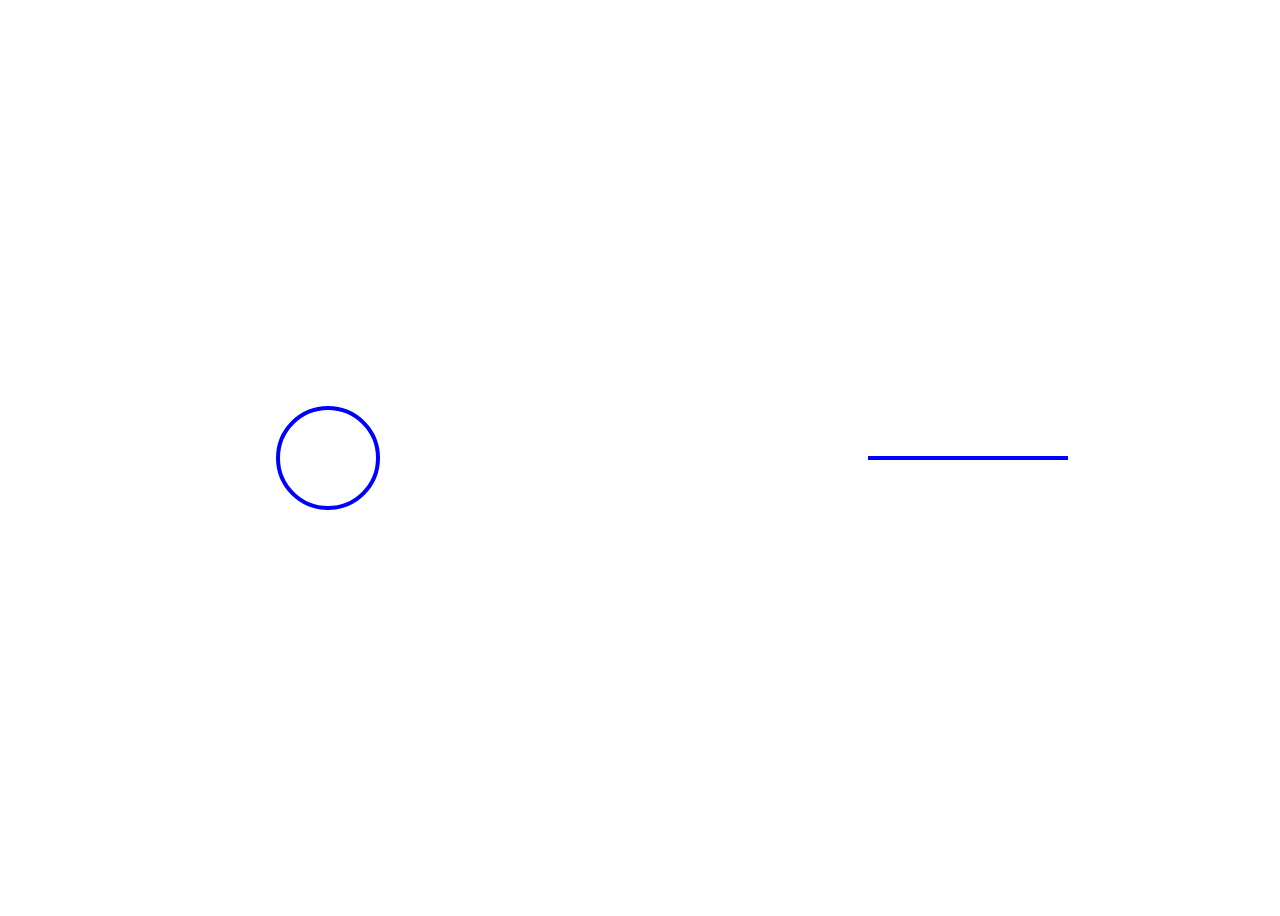
<file: Circular and horizontal progress bar/index.html>
<!DOCTYPE html>
<html lang="en">
<head>
    <meta charset="UTF-8">
    <meta name="viewport" content="width=device-width, initial-scale=1.0">
    <title>loader</title>
    <link rel="stylesheet" href="style.css">
</head>
<body>
    <div class="wrap rotate">
        <svg >
            <circle class="circul" r="50" cx="100" cy="100" fill="none" stroke="blue" stroke-width="4"></circle>
        </svg>
    </div>
    <div class="wrap line">
        <svg >
            <line class="sidhi-line" x1="0" y1="100" x2="200" y2="100" stroke="blue" stroke-width="4"></line>
        </svg>
    </div>
</body>
</html>
</file>
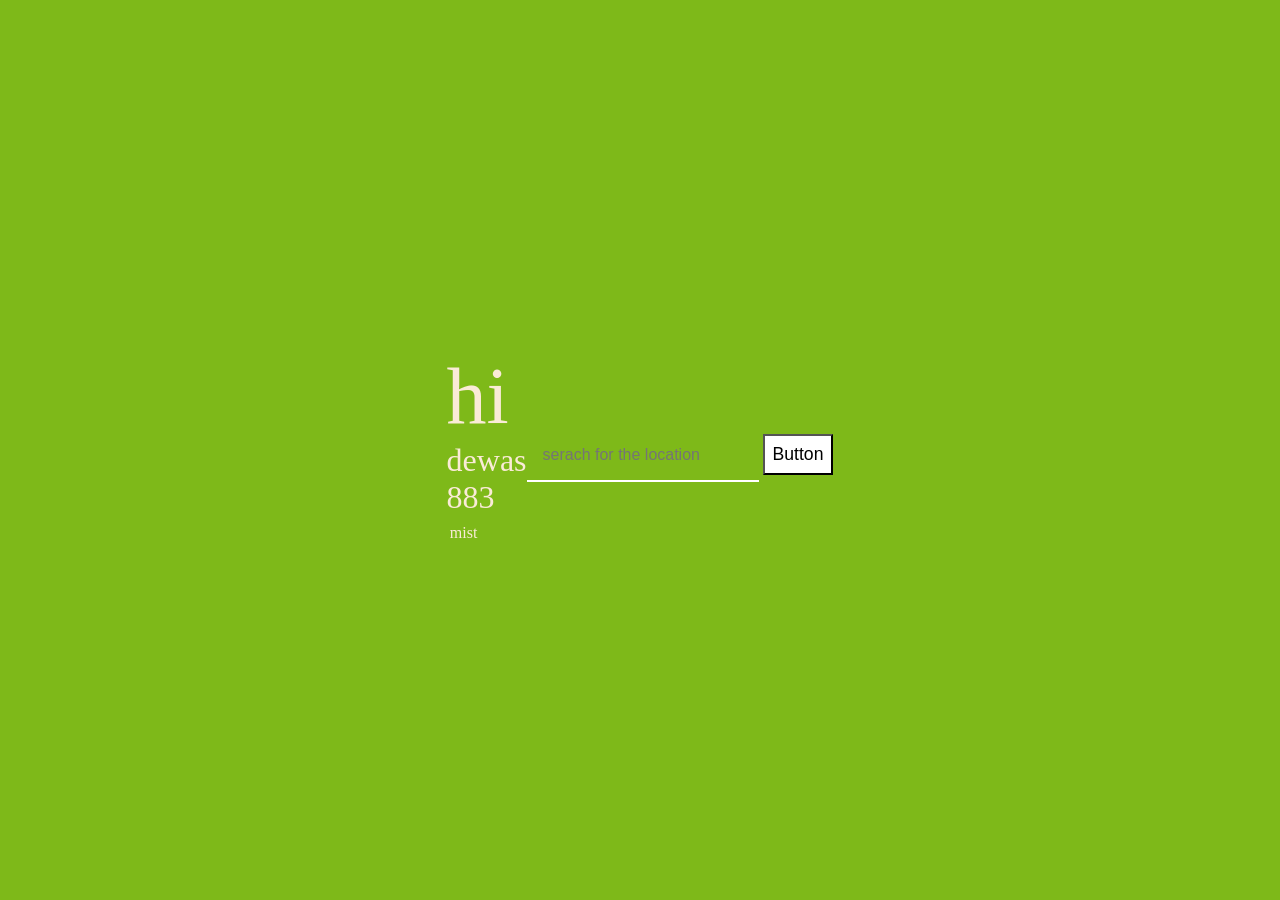
<file: Weather app/index.html>
<!DOCTYPE html>
<html lang="en">
<head>
    <meta charset="UTF-8">
    <meta name="viewport" content="width=device-width, initial-scale=1.0">
    <title>Weather app</title>
    <link rel="stylesheet" href="style.css">
</head>
<body>
     <!-- <nav>
        <form >
            <input type="text" placeholder="serach for the location" class="serach_area"/>
            <button type="submit" class="serach_button">Button</button>
        </form>
    </nav>
     -->
    <div class="container">
    
        <div class="weather_container">
            <div class="temp">
                <p>hi</p>
            </div>
            <div class="time_location">
                <p>dewas</p>
                <span>883</span>
            </div>
            <div class="condition">
                
                <p>mist</p>
            </div>

        </div>
        <nav>
        <form >
            <input type="text" placeholder="serach for the location" class="serach_area"/>
            <button type="submit" class="serach_button">Button</button>
        </form>
    </nav>

    </div>
    

</body>
<script src="script.js"></script>
</html>
</file>
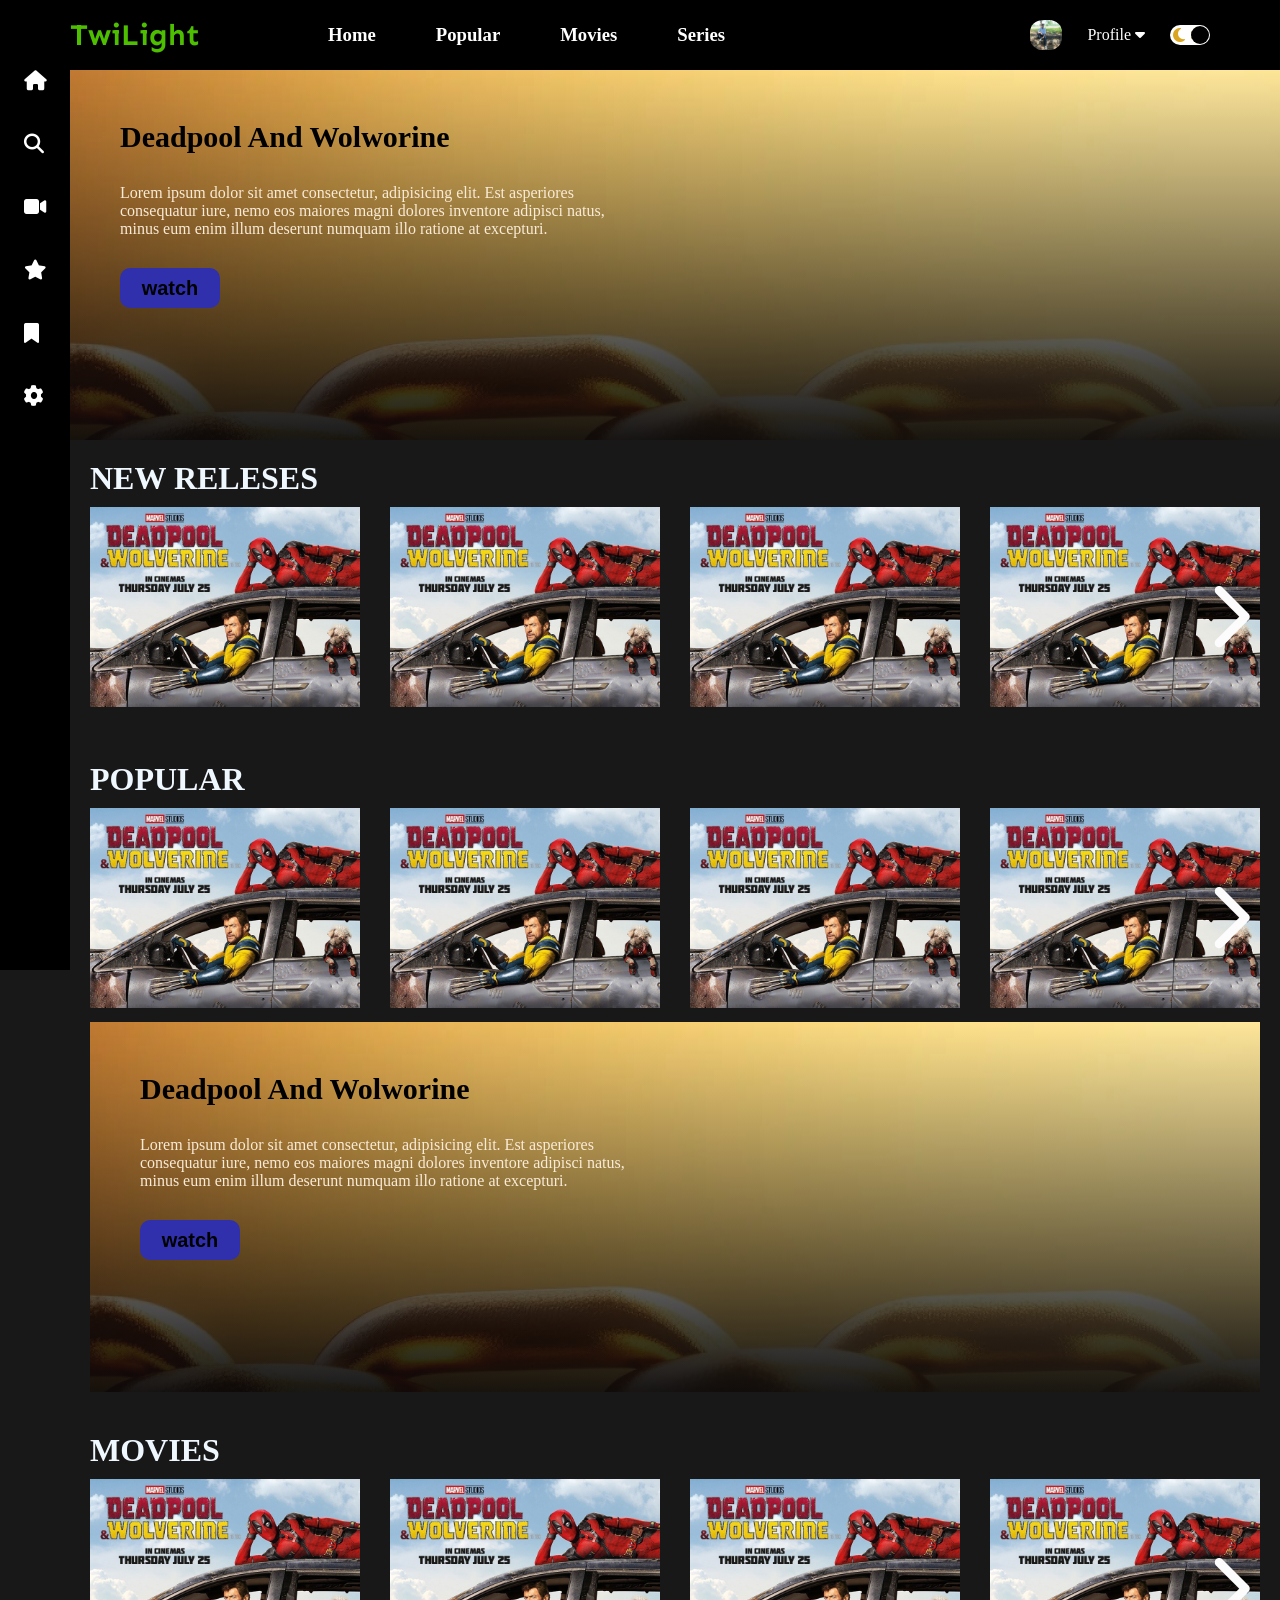
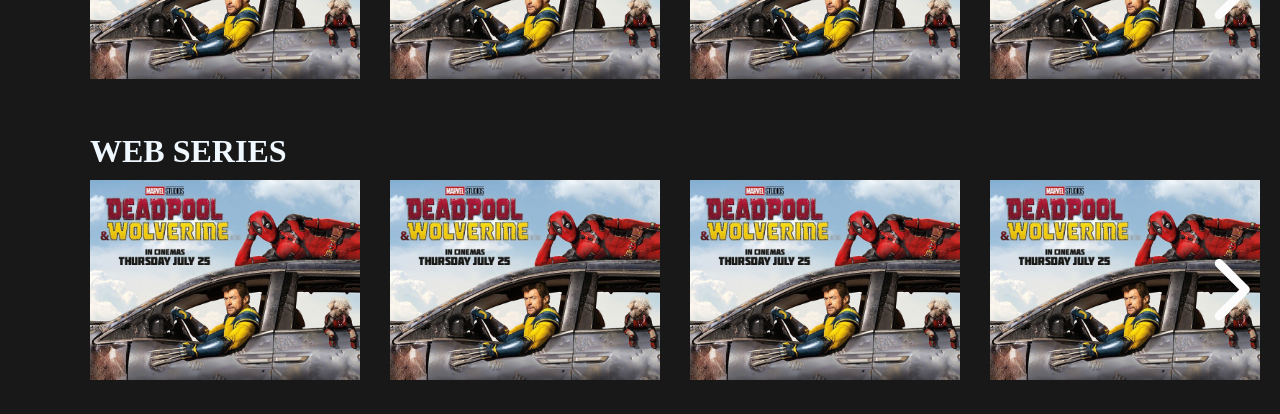
<file: twilight project/raj.html>
<!DOCTYPE html>
<html lang="en">

<head>
  <meta charset="UTF-8">
  <meta name="viewport" content="width=device-width, initial-scale=1.0">
  <title>BM movies</title>
  <link rel="stylesheet" href="raj2.css">
  <link rel="stylesheet" href="https://cdnjs.cloudflare.com/ajax/libs/font-awesome/6.6.0/css/all.min.css">
  <link rel="preconnect" href="https://fonts.googleapis.com">
  <link rel="preconnect" href="https://fonts.gstatic.com" crossorigin>
  <link href="https://fonts.googleapis.com/css2?family=Sen:wght@400..800&display=swap" rel="stylesheet">
</head>

<body>
  <header>
    <div class="navbar">
      <div class="navbar-container">
        <div class="logo-container">
          <h1 class="logo">TwiLight</h1>
        </div>
        <div class="manu-container">
          <ul class="manu-list">
            <li class="manu-list-item active">
              <h3>Home</h3>
            </li>
            <li class="manu-list-item">
              <h3>Popular</h3>
            </li>
            <li class="manu-list-item">
              <h3>Movies</h3>
            </li>
            <li class="manu-list-item">
              <h3>Series</h3>
            </li>
          </ul>
        </div>
        <div class="profile-container">
          <img class="profile-photo" src="img/raj.jpg" alt="raj">
          <div class="profile-text-container">
            <span class="profile-text">Profile</span>
            <i class="fa-solid fa-caret-down"></i>
          </div>
          <div class="toggle">
            <i class="fa-solid fa-moon toggle-logo"></i>
            <i class="fa-solid fa-sun toggle-logo"></i>
            <div class="toggle-ball"></div>
          </div>
        </div>
      </div>
    </div>
  </header>
  <aside>
    <div class="sidebar">
      <ul class="icons">
        <li class="icons-logo">
          <i class="fa-solid fa-house"></i>
        </li>
        <li class="icons-logo">
          <i class="fa-solid fa-magnifying-glass"></i>
        </li>
        <li class="icons-logo">
          <i class="fa-solid fa-video"></i>
        </li>
        <li class="icons-logo">
          <i class="fa-solid fa-star"></i>
        </li>
        <li class="icons-logo">
          <i class="fa-solid fa-bookmark"></i>
        </li>
        <li class="icons-logo">
          <i class="fa-solid fa-gear"></i>
        </li>
      </ul>
    </div>
  </aside>
  <main>
    <div class="container">
      <div class="content-container">
        <div class="popular-movies"
          style="background: linear-gradient(to bottom,rgba(141, 120, 120, 0),  rgba(10, 9, 9, 0.936)), url( img/backgraundimg2.webp);">
          <h2 class="popular-movies-title">Deadpool And Wolworine</h2>
          <p class="popular-movies-disc">Lorem ipsum dolor sit amet consectetur, adipisicing elit. Est asperiores
            consequatur iure, nemo eos maiores magni dolores inventore adipisci natus, minus eum enim illum deserunt
            numquam illo ratione at excepturi.</p>
          <button class="popular-movies-button">watch</button>
        </div>
        <div class="movies-list-container">
          <h1 class="movies-list-title">NEW RELESES</h1>
          <div class="movies-list-wrapper">
            <div class="movies-list">
              <div class="movies-list-items">
                <img class="movies-list-items-img" src="img/deadpool.jpg" alt="deadpool">
                <span class="movies-list-items-title">deadpool</span>
                <p class="movies-list-items-disc">Lorem ipsum dolor sit amet consectetur adipisicing elit. Nobis deleniti a, fuga similique sequi nemo.</p>
                <button class="movies-list-items-button">WATCH</button>
              </div>
              <div class="movies-list-items">
                <img class="movies-list-items-img" src="img/deadpool.jpg" alt="deadpool">
                <span class="movies-list-items-title">deadpool</span>
                <p class="movies-list-items-disc">Lorem ipsum dolor sit amet consectetur adipisicing elit. Nobis deleniti a, fuga similique sequi nemo.</p>
                <button class="movies-list-items-button">WATCH</button>
              </div>
              <div class="movies-list-items">
                <img class="movies-list-items-img" src="img/deadpool.jpg" alt="deadpool">
                <span class="movies-list-items-title">deadpool</span>
                <p class="movies-list-items-disc">Lorem ipsum dolor sit amet consectetur adipisicing elit. Nobis deleniti a, fuga similique sequi nemo.</p>
                <button class="movies-list-items-button">WATCH</button>
              </div>
              <div class="movies-list-items">
                <img class="movies-list-items-img" src="img/deadpool.jpg" alt="deadpool">
                <span class="movies-list-items-title">deadpool</span>
                <p class="movies-list-items-disc">Lorem ipsum dolor sit amet consectetur adipisicing elit. Nobis deleniti a, fuga similique sequi nemo.</p>
                <button class="movies-list-items-button">WATCH</button>
              </div>
              <div class="movies-list-items">
                <img class="movies-list-items-img" src="img/deadpool.jpg" alt="deadpool">
                <span class="movies-list-items-title">deadpool</span>
                <p class="movies-list-items-disc">Lorem ipsum dolor sit amet consectetur adipisicing elit. Nobis deleniti a, fuga similique sequi nemo.</p>
                <button class="movies-list-items-button">WATCH</button>
              </div>
              <div class="movies-list-items">
                <img class="movies-list-items-img" src="img/deadpool.jpg" alt="deadpool">
                <span class="movies-list-items-title">deadpool</span>
                <p class="movies-list-items-disc">Lorem ipsum dolor sit amet consectetur adipisicing elit. Nobis deleniti a, fuga similique sequi nemo.</p>
                <button class="movies-list-items-button">WATCH</button>
              </div>
              <div class="movies-list-items">
                <img class="movies-list-items-img" src="img/deadpool.jpg" alt="deadpool">
                <span class="movies-list-items-title">deadpool</span>
                <p class="movies-list-items-disc">Lorem ipsum dolor sit amet consectetur adipisicing elit. Nobis deleniti a, fuga similique sequi nemo.</p>
                <button class="movies-list-items-button">WATCH</button>
              </div>
            </div>
            <i class="fa-solid fa-chevron-right wrapper"></i>
          </div>
        </div>
        <div class="movies-list-container">
          <h1 class="movies-list-title">POPULAR</h1>
          <div class="movies-list-wrapper">
            <div class="movies-list">
              <div class="movies-list-items">
                <img class="movies-list-items-img" src="img/deadpool.jpg" alt="deadpool">
                <span class="movies-list-items-title">deadpool</span>
                <p class="movies-list-items-disc">Lorem ipsum dolor sit amet consectetur adipisicing elit. Nobis deleniti a, fuga similique sequi nemo.</p>
                <button class="movies-list-items-button">WATCH</button>
              </div>
              <div class="movies-list-items">
                <img class="movies-list-items-img" src="img/deadpool.jpg" alt="deadpool">
                <span class="movies-list-items-title">deadpool</span>
                <p class="movies-list-items-disc">Lorem ipsum dolor sit amet consectetur adipisicing elit. Nobis deleniti a, fuga similique sequi nemo.</p>
                <button class="movies-list-items-button">WATCH</button>
              </div>
              <div class="movies-list-items">
                <img class="movies-list-items-img" src="img/deadpool.jpg" alt="deadpool">
                <span class="movies-list-items-title">deadpool</span>
                <p class="movies-list-items-disc">Lorem ipsum dolor sit amet consectetur adipisicing elit. Nobis deleniti a, fuga similique sequi nemo.</p>
                <button class="movies-list-items-button">WATCH</button>
              </div>
              <div class="movies-list-items">
                <img class="movies-list-items-img" src="img/deadpool.jpg" alt="deadpool">
                <span class="movies-list-items-title">deadpool</span>
                <p class="movies-list-items-disc">Lorem ipsum dolor sit amet consectetur adipisicing elit. Nobis deleniti a, fuga similique sequi nemo.</p>
                <button class="movies-list-items-button">WATCH</button>
              </div>
              <div class="movies-list-items">
                <img class="movies-list-items-img" src="img/deadpool.jpg" alt="deadpool">
                <span class="movies-list-items-title">deadpool</span>
                <p class="movies-list-items-disc">Lorem ipsum dolor sit amet consectetur adipisicing elit. Nobis deleniti a, fuga similique sequi nemo.</p>
                <button class="movies-list-items-button">WATCH</button>
              </div>
              <div class="movies-list-items">
                <img class="movies-list-items-img" src="img/deadpool.jpg" alt="deadpool">
                <span class="movies-list-items-title">deadpool</span>
                <p class="movies-list-items-disc">Lorem ipsum dolor sit amet consectetur adipisicing elit. Nobis deleniti a, fuga similique sequi nemo.</p>
                <button class="movies-list-items-button">WATCH</button>
              </div>
              <div class="movies-list-items">
                <img class="movies-list-items-img" src="img/deadpool.jpg" alt="deadpool">
                <span class="movies-list-items-title">deadpool</span>
                <p class="movies-list-items-disc">Lorem ipsum dolor sit amet consectetur adipisicing elit. Nobis deleniti a, fuga similique sequi nemo.</p>
                <button class="movies-list-items-button">WATCH</button>
              </div>
            </div>
            <i class="fa-solid fa-chevron-right wrapper"></i>
          </div>
          <div class="popular-movies"
          style="background: linear-gradient(to bottom,rgba(141, 120, 120, 0),  rgba(10, 9, 9, 0.936)), url( img/backgraundimg2.webp);">
          <h2 class="popular-movies-title">Deadpool And Wolworine</h2>
          <p class="popular-movies-disc">Lorem ipsum dolor sit amet consectetur, adipisicing elit. Est asperiores
            consequatur iure, nemo eos maiores magni dolores inventore adipisci natus, minus eum enim illum deserunt
            numquam illo ratione at excepturi.</p>
          <button class="popular-movies-button">watch</button>
        </div>
        </div>
        <div class="movies-list-container">
          <h1 class="movies-list-title">MOVIES</h1>
          <div class="movies-list-wrapper">
            <div class="movies-list">
              <div class="movies-list-items">
                <img class="movies-list-items-img" src="img/deadpool.jpg" alt="deadpool">
                <span class="movies-list-items-title">deadpool</span>
                <p class="movies-list-items-disc">Lorem ipsum dolor sit amet consectetur adipisicing elit. Nobis deleniti a, fuga similique sequi nemo.</p>
                <button class="movies-list-items-button">WATCH</button>
              </div>
              <div class="movies-list-items">
                <img class="movies-list-items-img" src="img/deadpool.jpg" alt="deadpool">
                <span class="movies-list-items-title">deadpool</span>
                <p class="movies-list-items-disc">Lorem ipsum dolor sit amet consectetur adipisicing elit. Nobis deleniti a, fuga similique sequi nemo.</p>
                <button class="movies-list-items-button">WATCH</button>
              </div>
              <div class="movies-list-items">
                <img class="movies-list-items-img" src="img/deadpool.jpg" alt="deadpool">
                <span class="movies-list-items-title">deadpool</span>
                <p class="movies-list-items-disc">Lorem ipsum dolor sit amet consectetur adipisicing elit. Nobis deleniti a, fuga similique sequi nemo.</p>
                <button class="movies-list-items-button">WATCH</button>
              </div>
              <div class="movies-list-items">
                <img class="movies-list-items-img" src="img/deadpool.jpg" alt="deadpool">
                <span class="movies-list-items-title">deadpool</span>
                <p class="movies-list-items-disc">Lorem ipsum dolor sit amet consectetur adipisicing elit. Nobis deleniti a, fuga similique sequi nemo.</p>
                <button class="movies-list-items-button">WATCH</button>
              </div>
              <div class="movies-list-items">
                <img class="movies-list-items-img" src="img/deadpool.jpg" alt="deadpool">
                <span class="movies-list-items-title">deadpool</span>
                <p class="movies-list-items-disc">Lorem ipsum dolor sit amet consectetur adipisicing elit. Nobis deleniti a, fuga similique sequi nemo.</p>
                <button class="movies-list-items-button">WATCH</button>
              </div>
              <div class="movies-list-items">
                <img class="movies-list-items-img" src="img/deadpool.jpg" alt="deadpool">
                <span class="movies-list-items-title">deadpool</span>
                <p class="movies-list-items-disc">Lorem ipsum dolor sit amet consectetur adipisicing elit. Nobis deleniti a, fuga similique sequi nemo.</p>
                <button class="movies-list-items-button">WATCH</button>
              </div>
              <div class="movies-list-items">
                <img class="movies-list-items-img" src="img/deadpool.jpg" alt="deadpool">
                <span class="movies-list-items-title">deadpool</span>
                <p class="movies-list-items-disc">Lorem ipsum dolor sit amet consectetur adipisicing elit. Nobis deleniti a, fuga similique sequi nemo.</p>
                <button class="movies-list-items-button">WATCH</button>
              </div>
            </div>
            <i class="fa-solid fa-chevron-right wrapper"></i>
          </div>
        </div>
        <div class="movies-list-container">
          <h1 class="movies-list-title">WEB SERIES</h1>
          <div class="movies-list-wrapper">
            <div class="movies-list">
              <div class="movies-list-items">
                <img class="movies-list-items-img" src="img/deadpool.jpg" alt="deadpool">
                <span class="movies-list-items-title">deadpool</span>
                <p class="movies-list-items-disc">Lorem ipsum dolor sit amet consectetur adipisicing elit. Nobis deleniti a, fuga similique sequi nemo.</p>
                <button class="movies-list-items-button">WATCH</button>
              </div>
              <div class="movies-list-items">
                <img class="movies-list-items-img" src="img/deadpool.jpg" alt="deadpool">
                <span class="movies-list-items-title">deadpool</span>
                <p class="movies-list-items-disc">Lorem ipsum dolor sit amet consectetur adipisicing elit. Nobis deleniti a, fuga similique sequi nemo.</p>
                <button class="movies-list-items-button">WATCH</button>
              </div>
              <div class="movies-list-items">
                <img class="movies-list-items-img" src="img/deadpool.jpg" alt="deadpool">
                <span class="movies-list-items-title">deadpool</span>
                <p class="movies-list-items-disc">Lorem ipsum dolor sit amet consectetur adipisicing elit. Nobis deleniti a, fuga similique sequi nemo.</p>
                <button class="movies-list-items-button">WATCH</button>
              </div>
              <div class="movies-list-items">
                <img class="movies-list-items-img" src="img/deadpool.jpg" alt="deadpool">
                <span class="movies-list-items-title">deadpool</span>
                <p class="movies-list-items-disc">Lorem ipsum dolor sit amet consectetur adipisicing elit. Nobis deleniti a, fuga similique sequi nemo.</p>
                <button class="movies-list-items-button">WATCH</button>
              </div>
              <div class="movies-list-items">
                <img class="movies-list-items-img" src="img/deadpool.jpg" alt="deadpool">
                <span class="movies-list-items-title">deadpool</span>
                <p class="movies-list-items-disc">Lorem ipsum dolor sit amet consectetur adipisicing elit. Nobis deleniti a, fuga similique sequi nemo.</p>
                <button class="movies-list-items-button">WATCH</button>
              </div>
              <div class="movies-list-items">
                <img class="movies-list-items-img" src="img/deadpool.jpg" alt="deadpool">
                <span class="movies-list-items-title">deadpool</span>
                <p class="movies-list-items-disc">Lorem ipsum dolor sit amet consectetur adipisicing elit. Nobis deleniti a, fuga similique sequi nemo.</p>
                <button class="movies-list-items-button">WATCH</button>
              </div>
              <div class="movies-list-items">
                <img class="movies-list-items-img" src="img/deadpool.jpg" alt="deadpool">
                <span class="movies-list-items-title">deadpool</span>
                <p class="movies-list-items-disc">Lorem ipsum dolor sit amet consectetur adipisicing elit. Nobis deleniti a, fuga similique sequi nemo.</p>
                <button class="movies-list-items-button">WATCH</button>
              </div>
            </div>
            <i class="fa-solid fa-chevron-right wrapper"></i>
          </div>
        </div>
      </div>
    </div>
  </main>

</body>

</html>
</file>
<file: Circular and horizontal progress bar/style.css>
body{
    height: 100vh;
    width: 100vw;
    display: flex;
    justify-content: space-around;
    align-items: center;
}

.wrap{
    height: 200px;
    width: 200px;
    /* background-color: aqua; */
    
}
svg{
    height: 200px;
    width: 200px;
}

.rotate{
    animation: rotate-show 1.6s linear infinite ;
}

.sidhi-line{
    animation: line-show 1.6s ease-in-out infinite;
}

@keyframes line-show{
    0%{
        stroke-dasharray:10 200;
        stroke-dashoffset:0 ;
    }
    50%{
        stroke-dasharray:90 200;
        stroke-dashoffset:-100 ;
    }
    100%{ 
        stroke-dasharray:90 200;
        stroke-dashoffset:-200 ;
    } 
}




.circul{
    animation: circle-show 1.6s ease-in-out infinite;


}
@keyframes circle-show{
    0%{
        stroke-dasharray:10 310;
        stroke-dashoffset:0 ;
    }
    50%{
        stroke-dasharray:150 310;
        stroke-dashoffset:-150 ;
    }
    100%{ 
        stroke-dasharray:150 314;
        stroke-dashoffset:-310 ;
    } 
}

@keyframes rotate-show{
    100%{
        transform: rotate(360deg);
    }
    }
</file>
<file: Weather app/style.css>
*{
    margin: 0%;
    padding: 0%;
}
.container{
    width: 100%;
    height: 100vh;
    background-color: rgb(126, 185, 25);
    display: flex;
    justify-content: center;
    align-items: center;


}

.weather_container{
    color: antiquewhite;

}
.temp{
    font-size: 5rem;
}
.time_location{
    font-size: 2rem;
}

.condition{
    margin: 0.5rem;
    margin-left: 0.2rem;
}
nav{
    height: 50px;
    display: flex;
    justify-content: center;
    align-items: center;
}
.serach_area{
    padding: 1rem;
    outline: none;
    border: none;
    color: white;
    background-color: transparent;
    font-size: 1rem;
    border-bottom: 2px solid white;

}

nav form button{
    padding: 0.5rem;
    background-color: white;
    margin-top: 1rem;
    font-size: 1.1rem;
    outline: none;
    cursor: pointer;
}
</file>
<file: twilight project/raj2.css>
* {
  padding: 0;
  margin: 0;
}
.navbar {
  height: 70px;
  width: 100%;
  background-color: black;
}
.navbar-container {
  align-items: center;
  display: flex;

  padding: 0 70px;
  height: 100%;
  color: white;
}
.logo-container {
  flex: 2;
}
.logo {
  color: #4dbf00;
  font-family: "sen", sans-serif;
  font-size: 30px;
}
.manu-container {
  flex: 6;
}
.manu-list {
  display: flex;
  list-style: none;
}
.manu-list-item {
  margin: 30px;
  cursor: pointer;
}
.manu-list-item.active {
  font-weight: bold;
}
.profile-container {
  flex: 2;
  display: flex;
  align-items: center;
  justify-content: flex-end;
}
.profile-list {
  list-style: none;
  display: flex;
}
.profile-list-item {
  margin: 25px;
  
}
.profile-photo {
  width: 32px;
  height: 30px;
  border-radius: 40%;
  object-fit: cover;
}
.profile-text-container {
  margin: 0 25px;
  cursor: pointer;
}
.toggle {
  height: 20px;
  width: 40px;
  background-color: white;
  border-radius: 30px;
  display: flex;
  align-items: center;
  justify-content: space-around;
  position: relative;
}
.toggle-logo {
  color: goldenrod;
}
.toggle-ball {
  background-color: black;
  width: 18px;
  height: 18px;
  border-radius: 50%;
  position: absolute;
  right: 1px;
  cursor: pointer;
}
.sidebar {
  width: 70px;
  height: 100%;
  background-color: rgb(0, 0, 0);
  position: fixed;
  top: 0;
  display: flex;
  flex-direction: column;
  align-items: center;
  padding-top: 70px;
   
  
}

.icons{
    list-style: none;
   
   
}
.icons-logo{
    cursor: pointer;
    font-size: 20px;
    color: white ;
    margin-bottom: 40px;
}
.container{
 
 min-height: calc(100vh - 70px);
    background-color: rgba(10, 9, 9, 0.936);
}
.content-container{
  margin-left: 70px;
}
.popular-movies{
    height: 30vh;
   
}
.popular-movies{
  /* height: 30vh; */
  color: antiquewhite;
  padding: 50px;
  
}
.popular-movies-title{
 font-weight: bold;
 color: black;
 font-size: 30px;
}
.popular-movies-disc{
 width: 500px;
 padding: 30px 0;
}
.popular-movies-button{
  background-color: rgb(48, 48, 173);
  border-radius: 10px;
  font-size: 20px;
  padding: 0 20px;
  width: 100px;
  height: 40px;
  font-weight: bolder;
  border: none;
}
.movies-list-container{
padding: 20px;
}
.movies-list-title{
  color: aliceblue;
}
.movies-list-wrapper{
  margin: 10px 0;
  position: relative;

}
.wrapper{
  font-size: 70px;
  position: absolute;
  right: 10px;
  top: 75px;
  color: #fdfcfc;
  cursor: pointer;
}
.movies-list{
  display: flex;
  
}
.movies-list-items{
  margin-right: 30px;
  position: relative;
  
}
.movies-list-items:hover .movies-list-items-img{
  transform: scale(1.2);
  margin: 0 30px;
  opacity: 0.3;
}
.movies-list-items:hover .movies-list-items-title,
.movies-list-items:hover .movies-list-items-disc,
.movies-list-items:hover .movies-list-items-button{
  opacity: 1;
}

.movies-list-items-img{
  transition: all 1s ease-in-out;
  width: 270px;
  height: 200px;
}
.movies-list-items-title{
  font-size: 30px;
  font-weight: bold;
  position: absolute;
  top: 10px;
  left: 50px;
  opacity: 0;
  transition: 1s all ease-in-out;
  color: white;
}
.movies-list-items-disc{
  font-size: 20px;
  font-weight: bold;
  position: absolute;
  background-color: rgba(17, 14, 14, 0.901);
  top: 50px;
  left: 50px;
 opacity: 0;
 transition: 1s all ease-in-out;
 color: rgb(129, 182, 38);
}
.movies-list-items-button{
  font-size: 20px;
  font-weight: bold;
  position: absolute;
  bottom: 10px;
  left: 50px;
  opacity: 0;
  border-radius: 10px;
  border: none;
  background-color: rgb(48, 48, 173);
  padding: 10px;
  transition: 1s all ease-in-out;
}
</file>
